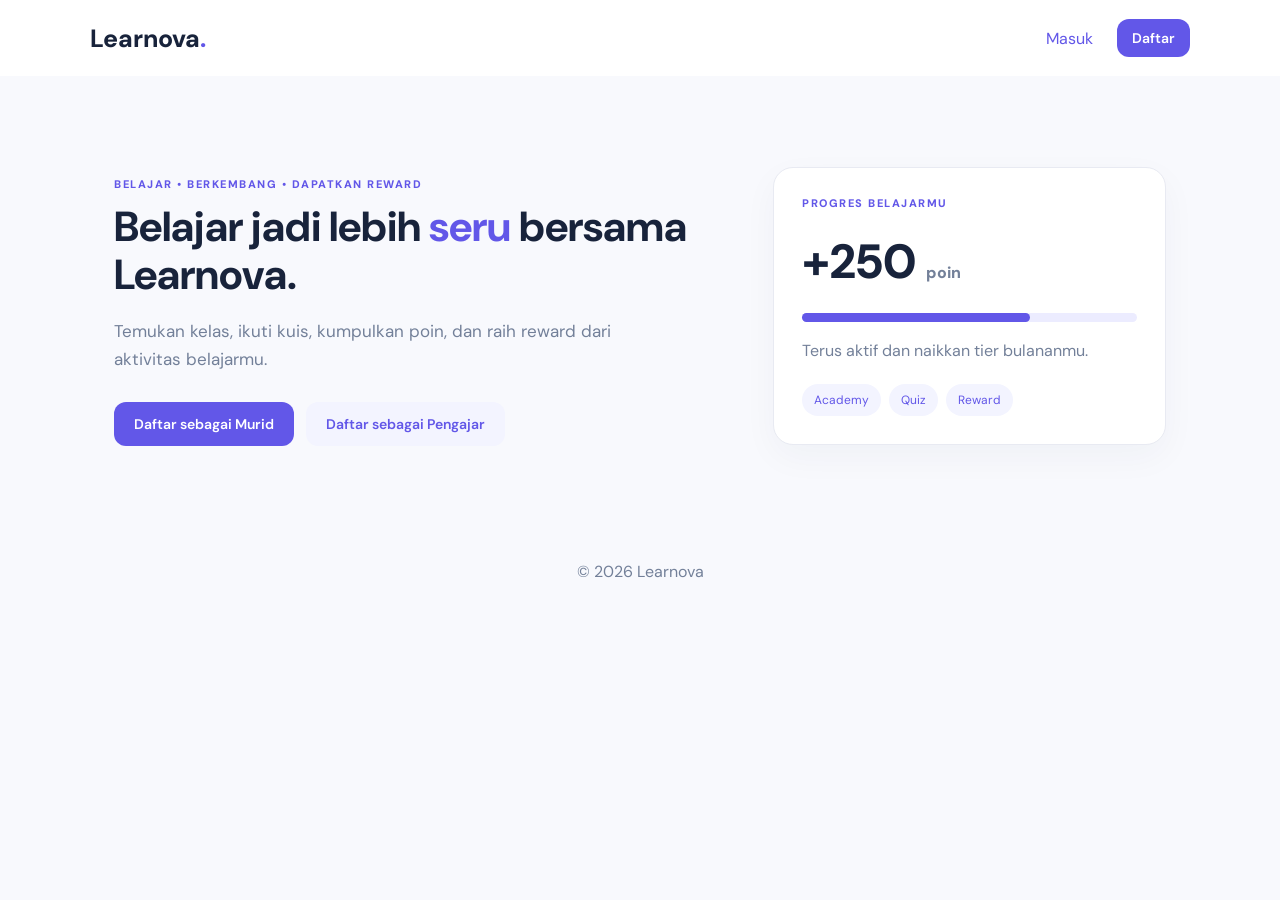
<file: Learnova/index.html>
﻿<!doctype html>
<html lang="id">
  <head>
    <meta charset="utf-8">
    <meta name="viewport" content="width=device-width,initial-scale=1">
    <title>Learnova</title>
    <link rel="stylesheet" href="assets/css/style.css">
  </head>
  <body class="landing">
    <header class="topbar">
      <a class="brand" href="index.html">Learnova<span>.</span></a>
      <nav>
        <a href="login.html">Masuk</a>
        <a class="btn small" href="register.html">Daftar</a>
      </nav>
    </header>
    <main class="hero">
      <div>
        <p class="eyebrow">BELAJAR • BERKEMBANG • DAPATKAN REWARD</p>
        <h1>Belajar jadi lebih <span>seru</span> bersama Learnova.</h1>
        <p class="lead">Temukan kelas, ikuti kuis, kumpulkan poin, dan raih reward dari aktivitas belajarmu.</p>
        <div class="actions">
          <a class="btn" href="register.html?role=murid">Daftar sebagai Murid</a>
          <a class="btn ghost" href="register.html?role=pengajar">Daftar sebagai Pengajar</a>
        </div>
      </div>
      <div class="hero-card">
        <div class="mini-label">PROGRES BELAJARMU</div>
        <div class="score">+250 <small>poin</small></div>
        <div class="progress"><i></i></div>
        <p class="muted">Terus aktif dan naikkan tier bulananmu.</p>
        <div class="pill-row">
          <span>Academy</span>
          <span>Quiz</span>
          <span>Reward</span>
        </div>
      </div>
    </main>
    <footer>© 2026 Learnova</footer>
  </body>
</html>
</file>
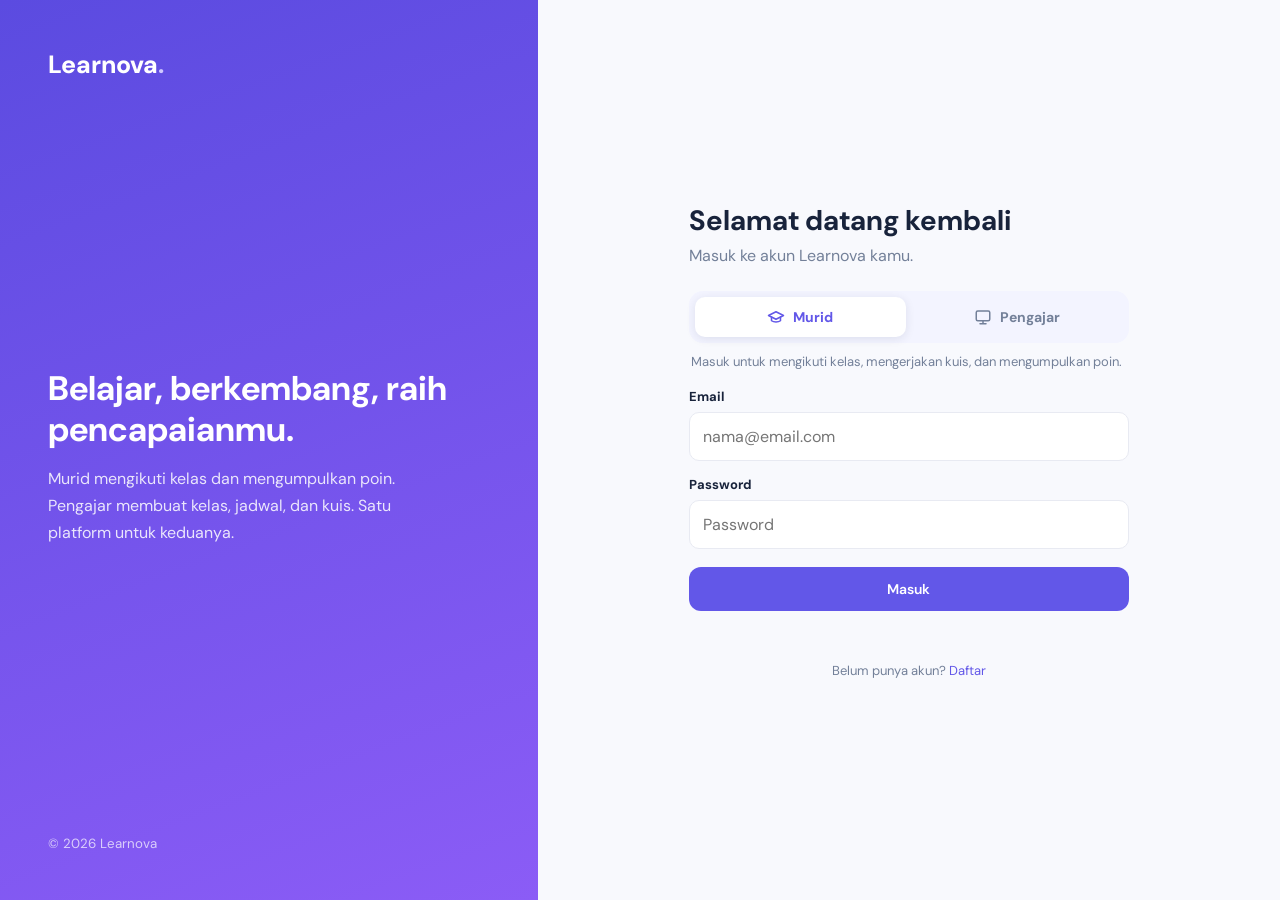
<file: Learnova/login.html>
﻿<!doctype html>
<html lang="id">
  <head>
    <meta charset="utf-8">
    <meta name="viewport" content="width=device-width,initial-scale=1">
    <title>Masuk • Learnova</title>
    <link rel="stylesheet" href="assets/css/style.css">
  </head>
  <body>
    <div class="auth">
      <aside class="auth-side">
        <a class="brand" href="index.html">Learnova<span>.</span></a>
        <div>
          <h2>Belajar, berkembang, raih pencapaianmu.</h2>
          <p>Murid mengikuti kelas dan mengumpulkan poin. Pengajar membuat kelas, jadwal, dan kuis. Satu platform untuk keduanya.</p>
        </div>
        <small>© 2026 Learnova</small>
      </aside>
      <main class="auth-main">
        <section class="panel">
          <a class="brand mobile-brand" href="index.html">Learnova<span>.</span></a>
          <h1>Selamat datang kembali</h1>
          <p class="muted" style="margin:0">Masuk ke akun Learnova kamu.</p>
          <div class="role-tabs" role="tablist" aria-label="Pilih peran">
            <button type="button" class="role-tab" data-role="peserta" role="tab">
              <svg class="i" viewBox="0 0 24 24">
                <path d="M22 10 12 5 2 10l10 5z"/>
                <path d="M6 12v5c3 2 9 2 12 0v-5"/>
              </svg>
              Murid
            </button>
            <button type="button" class="role-tab" data-role="penyelenggara" role="tab">
              <svg class="i" viewBox="0 0 24 24">
                <rect x="3" y="4" width="18" height="13" rx="2"/>
                <path d="M8 21h8M12 17v4"/>
              </svg>
              Pengajar
            </button>
          </div>
          <p class="role-hint" id="roleHint"></p>
          <form id="loginForm">
            <input type="hidden" name="role" value="peserta">
            <label for="email">Email</label>
            <input id="email" type="email" name="email" required placeholder="nama@email.com" autocomplete="email">
            <label for="password">Password</label>
            <input id="password" type="password" name="password" required placeholder="Password" autocomplete="current-password">
            <button class="btn full">Masuk</button>
            <p class="message" role="alert"></p>
          </form>
          <p class="muted center">Belum punya akun? <a id="switchLink" href="register.html">Daftar</a></p>
        </section>
      </main>
    </div>
    <script src="assets/js/app.js"></script>
  </body>
</html>
</file>
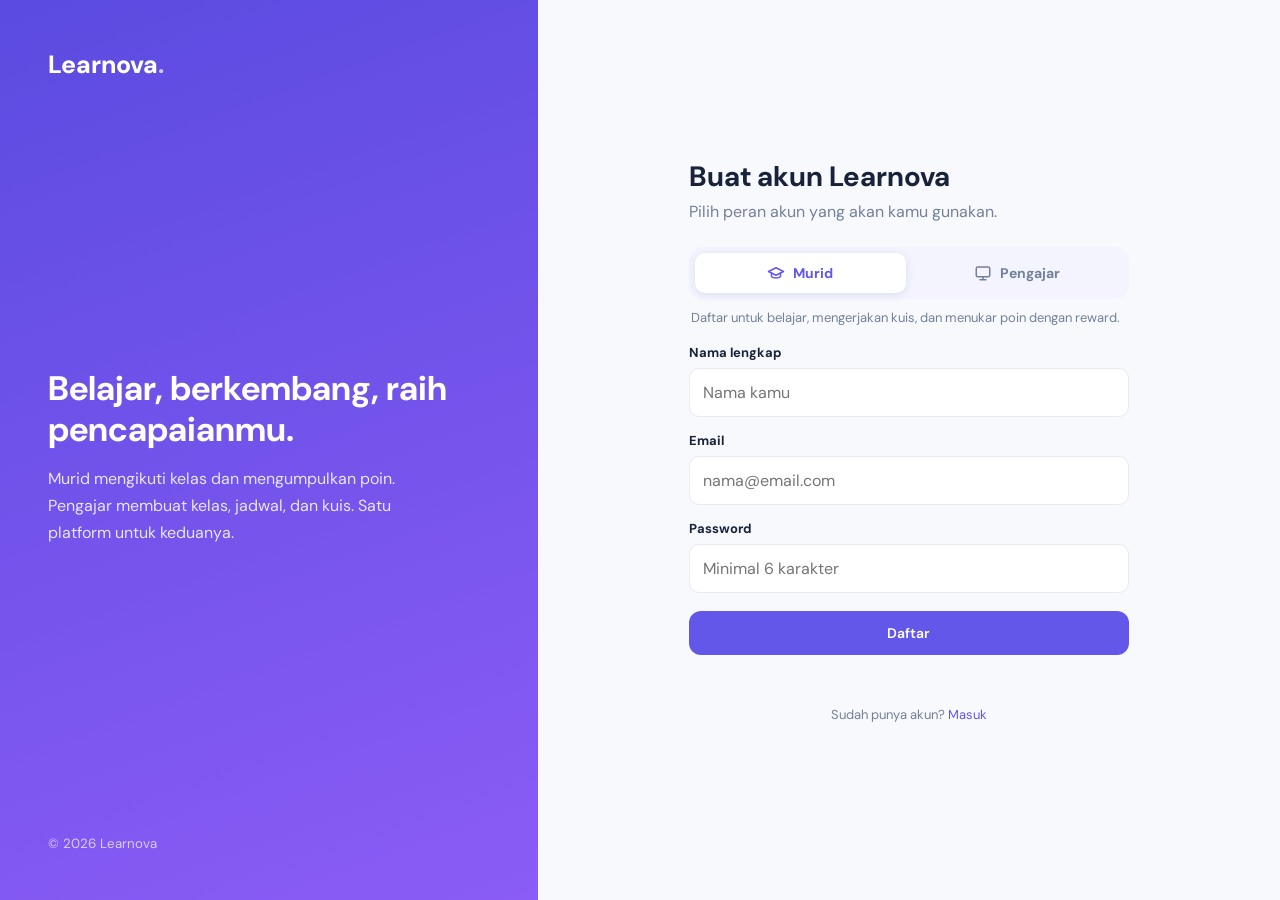
<file: Learnova/register.html>
﻿<!doctype html>
<html lang="id">
  <head>
    <meta charset="utf-8">
    <meta name="viewport" content="width=device-width,initial-scale=1">
    <title>Daftar • Learnova</title>
    <link rel="stylesheet" href="assets/css/style.css">
  </head>
  <body>
    <div class="auth">
      <aside class="auth-side">
        <a class="brand" href="index.html">Learnova<span>.</span></a>
        <div>
          <h2>Belajar, berkembang, raih pencapaianmu.</h2>
          <p>Murid mengikuti kelas dan mengumpulkan poin. Pengajar membuat kelas, jadwal, dan kuis. Satu platform untuk keduanya.</p>
        </div>
        <small>© 2026 Learnova</small>
      </aside>
      <main class="auth-main">
        <section class="panel">
          <a class="brand mobile-brand" href="index.html">Learnova<span>.</span></a>
          <h1>Buat akun Learnova</h1>
          <p class="muted" style="margin:0">Pilih peran akun yang akan kamu gunakan.</p>
          <div class="role-tabs" role="tablist" aria-label="Pilih peran">
            <button type="button" class="role-tab" data-role="peserta" role="tab">
              <svg class="i" viewBox="0 0 24 24">
                <path d="M22 10 12 5 2 10l10 5z"/>
                <path d="M6 12v5c3 2 9 2 12 0v-5"/>
              </svg>
              Murid
            </button>
            <button type="button" class="role-tab" data-role="penyelenggara" role="tab">
              <svg class="i" viewBox="0 0 24 24">
                <rect x="3" y="4" width="18" height="13" rx="2"/>
                <path d="M8 21h8M12 17v4"/>
              </svg>
              Pengajar
            </button>
          </div>
          <p class="role-hint" id="roleHint"></p>
          <form id="registerForm">
            <input type="hidden" name="role" value="peserta">
            <label for="name">Nama lengkap</label>
            <input id="name" name="name" required placeholder="Nama kamu" autocomplete="name">
            <label for="email">Email</label>
            <input id="email" type="email" name="email" required placeholder="nama@email.com" autocomplete="email">
            <label for="password">Password</label>
            <input id="password" type="password" name="password" minlength="6" required placeholder="Minimal 6 karakter" autocomplete="new-password">
            <button class="btn full">Daftar</button>
            <p class="message" role="alert"></p>
          </form>
          <p class="muted center">Sudah punya akun? <a id="switchLink" href="login.html">Masuk</a></p>
        </section>
      </main>
    </div>
    <script src="assets/js/app.js"></script>
  </body>
</html>
</file>
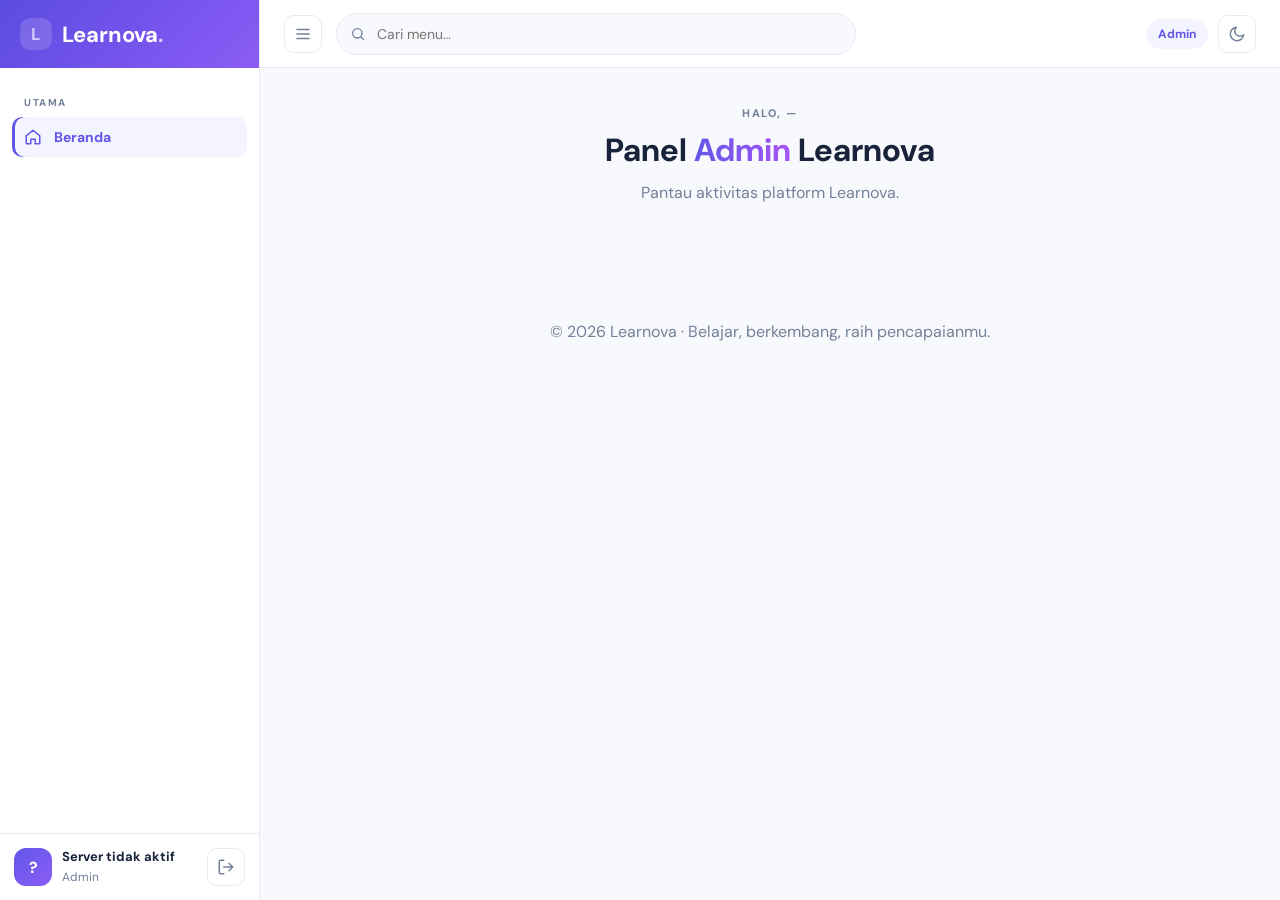
<file: Learnova/pages/admin/dashboard.html>
﻿<!doctype html>
<html lang="id">
  <head>
    <meta charset="utf-8">
    <meta name="viewport" content="width=device-width,initial-scale=1">
    <title>Dashboard Admin • Learnova</title>
    <link rel="stylesheet" href="../../assets/css/style.css">
    <script src="../../assets/js/layout.js" defer></script>
  </head>
  <body data-role="admin" data-page="dashboard" data-title="Dashboard Admin">
    <noscript>Aktifkan JavaScript untuk memakai Learnova.</noscript>
  </body>
</html>
</file>
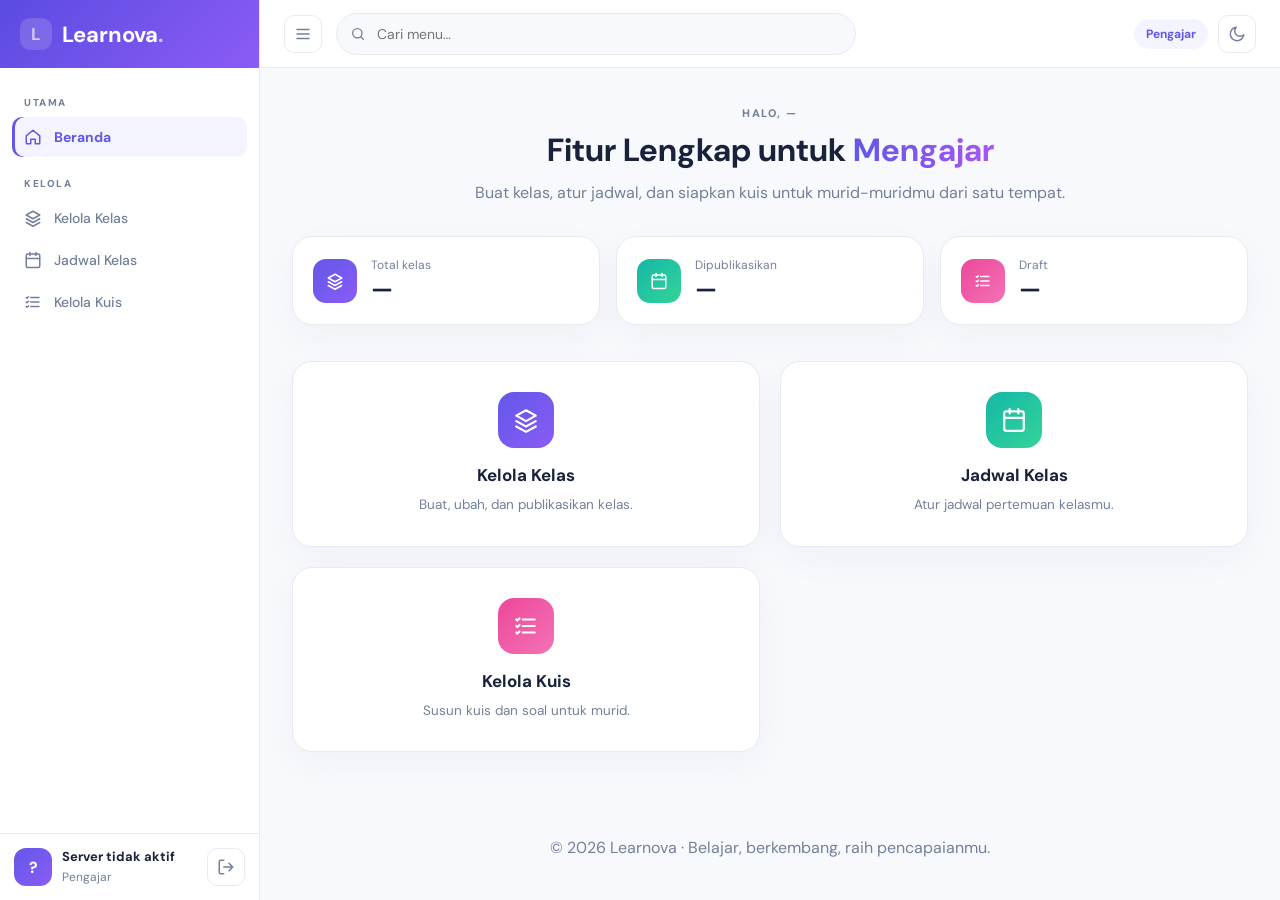
<file: Learnova/pages/penyelenggara/dashboard.html>
﻿<!doctype html>
<html lang="id">
  <head>
    <meta charset="utf-8">
    <meta name="viewport" content="width=device-width,initial-scale=1">
    <title>Beranda • Learnova</title>
    <link rel="stylesheet" href="../../assets/css/style.css">
    <script src="../../assets/js/layout.js" defer></script>
  </head>
  <body data-role="penyelenggara" data-page="dashboard" data-title="Beranda">
    <noscript>Aktifkan JavaScript untuk memakai Learnova.</noscript>
  </body>
</html>
</file>
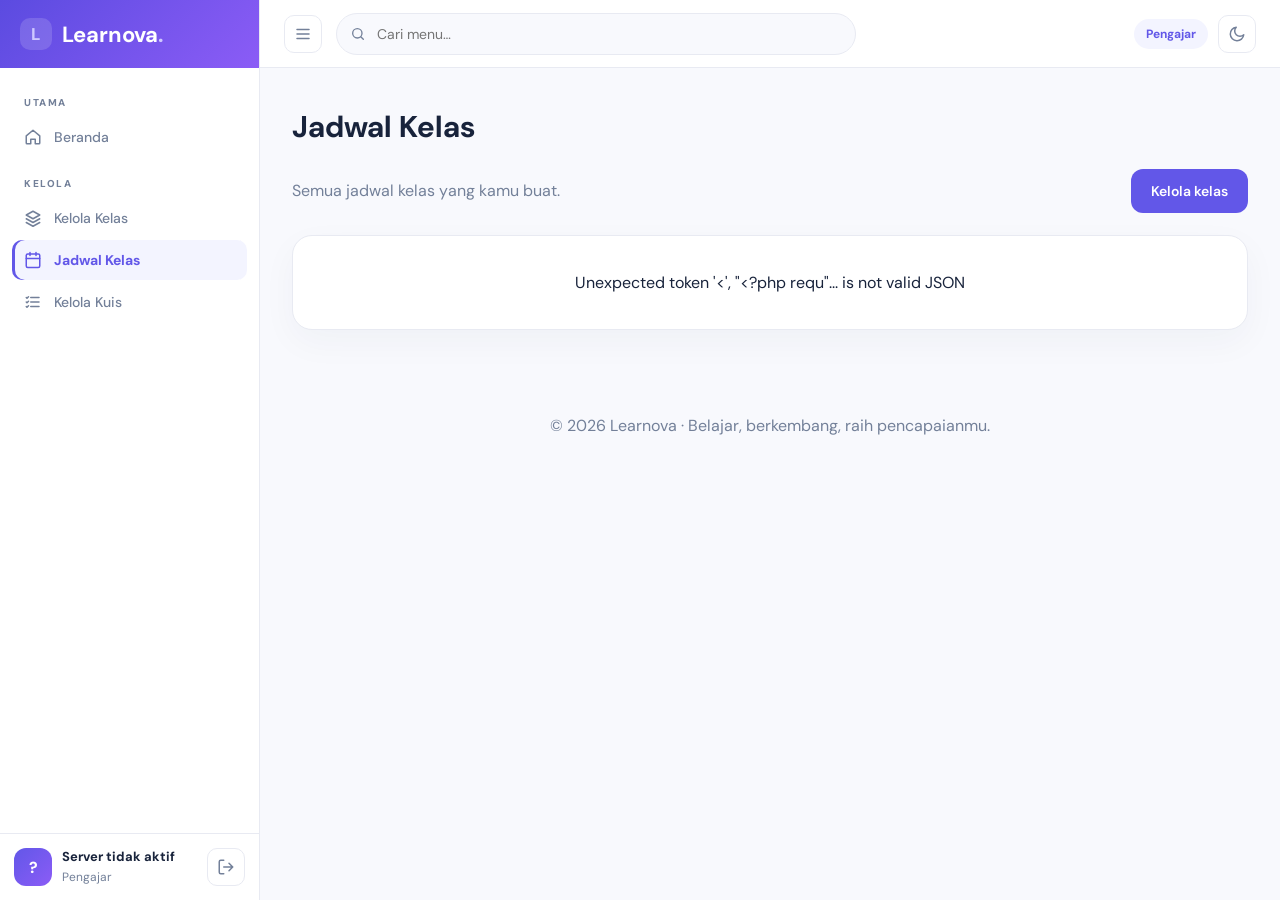
<file: Learnova/pages/penyelenggara/jadwal.html>
﻿<!doctype html>
<html lang="id">
  <head>
    <meta charset="utf-8">
    <meta name="viewport" content="width=device-width,initial-scale=1">
    <title>Jadwal Kelas • Learnova</title>
    <link rel="stylesheet" href="../../assets/css/style.css">
    <link rel="stylesheet" href="../../assets/css/platform.css">
    <script src="../../assets/js/layout.js" defer></script>
    <script src="../../assets/js/schedule.js" defer></script>
  </head>
  <body data-role="penyelenggara" data-page="jadwal" data-title="Jadwal Kelas">
    <div id="pageContent">
      <div class="platform-intro">
        <p>Semua jadwal kelas yang kamu buat.</p>
        <a class="btn" href="kelas.html">Kelola kelas</a>
      </div>
      <div id="scheduleList" class="platform-grid">
        <article class="card platform-empty">Memuat jadwal...</article>
      </div>
    </div>
  </body>
</html>
</file>
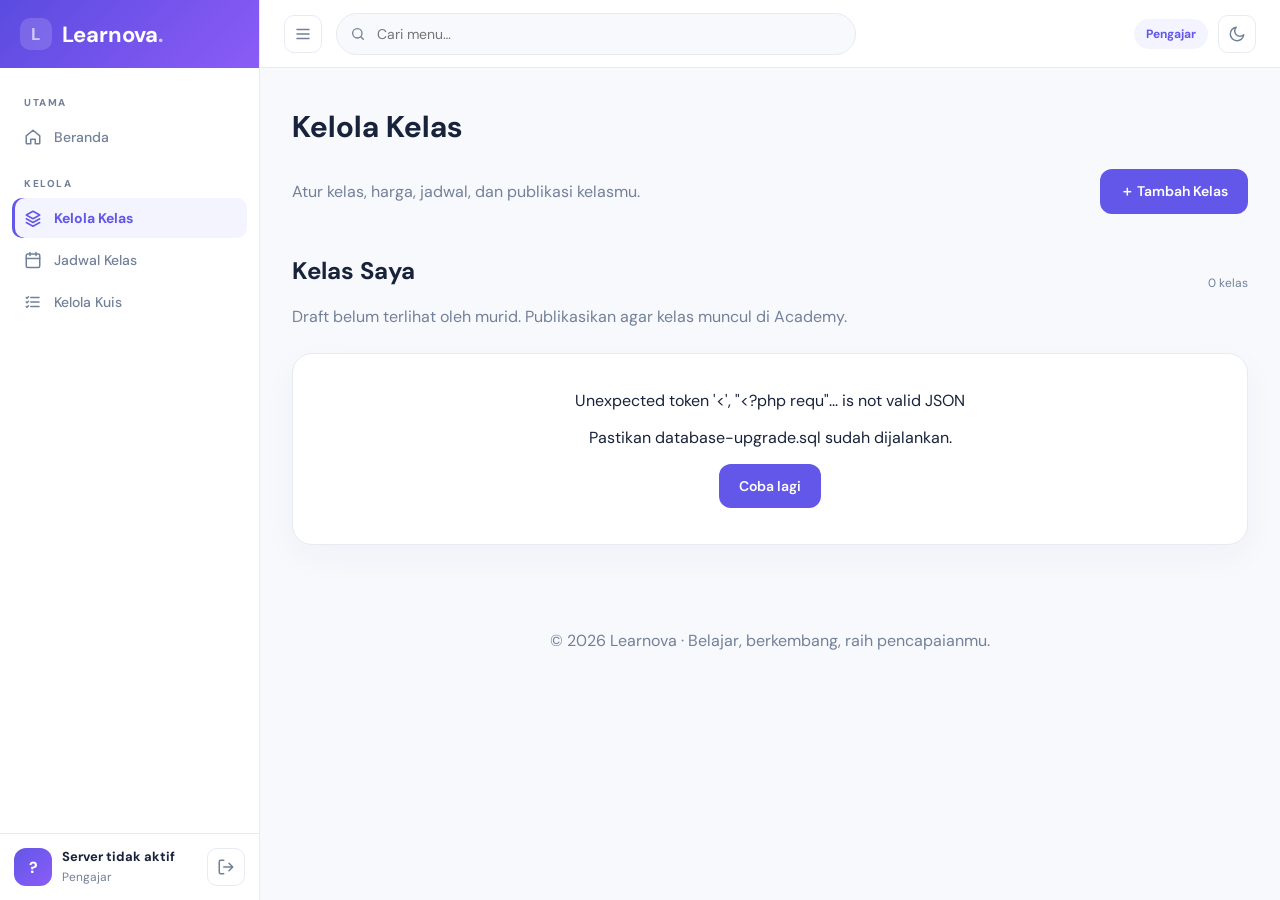
<file: Learnova/pages/penyelenggara/kelas.html>
﻿<!doctype html>
<html lang="id">
  <head>
    <meta charset="utf-8">
    <meta name="viewport" content="width=device-width,initial-scale=1">
    <title>Kelola Kelas • Learnova</title>
    <link rel="stylesheet" href="../../assets/css/style.css">
    <link rel="stylesheet" href="../../assets/css/platform.css">
    <script src="../../assets/js/layout.js" defer></script>
    <script src="../../assets/js/teacher-classes.js" defer></script>
  </head>
  <body data-role="penyelenggara" data-page="kelas" data-title="Kelola Kelas">
    <div id="pageContent">
      <div class="platform-intro">
        <div>
          <p>Atur kelas, harga, jadwal, dan publikasi kelasmu.</p>
        </div>
        <button class="btn" id="showForm">＋ Tambah Kelas</button>
      </div>
      <form class="card platform-form" id="classForm" hidden>
        <h2 id="formTitle">Buat kelas baru</h2>
        <div class="platform-form-row">
          <div class="field">
            <label>Nama kelas</label>
            <input name="title" required maxlength="150" placeholder="Contoh: Web Development Dasar">
          </div>
          <div class="field">
            <label>Jadwal kelas</label>
            <input name="schedule" type="datetime-local">
          </div>
        </div>
        <div class="field">
          <label>Deskripsi</label>
          <textarea name="description" rows="3" placeholder="Materi dan tujuan kelas..."></textarea>
        </div>
        <div class="platform-form-row">
          <div class="field">
            <label>Jenis kelas</label>
            <select name="access_type" id="accessType">
              <option value="free">Gratis</option>
              <option value="paid">Berbayar</option>
            </select>
          </div>
          <div class="field" id="priceField" hidden>
            <label>Harga (Rupiah)</label>
            <input name="price" type="number" min="1" step="1000" placeholder="150000">
          </div>
        </div>
        <div class="platform-actions">
          <button class="btn" type="submit" id="saveClass">Simpan Kelas</button>
          <button class="btn secondary" type="button" id="cancelForm">Batal</button>
        </div>
        <p class="platform-message" id="formMessage"></p>
      </form>
      <div class="platform-intro">
        <div>
          <h2>Kelas Saya</h2>
          <p>Draft belum terlihat oleh murid. Publikasikan agar kelas muncul di Academy.</p>
        </div>
        <span class="platform-count" id="classCount">0 kelas</span>
      </div>
      <div class="platform-grid" id="classList">
        <article class="card platform-empty">Memuat kelas...</article>
      </div>
    </div>
  </body>
</html>
</file>
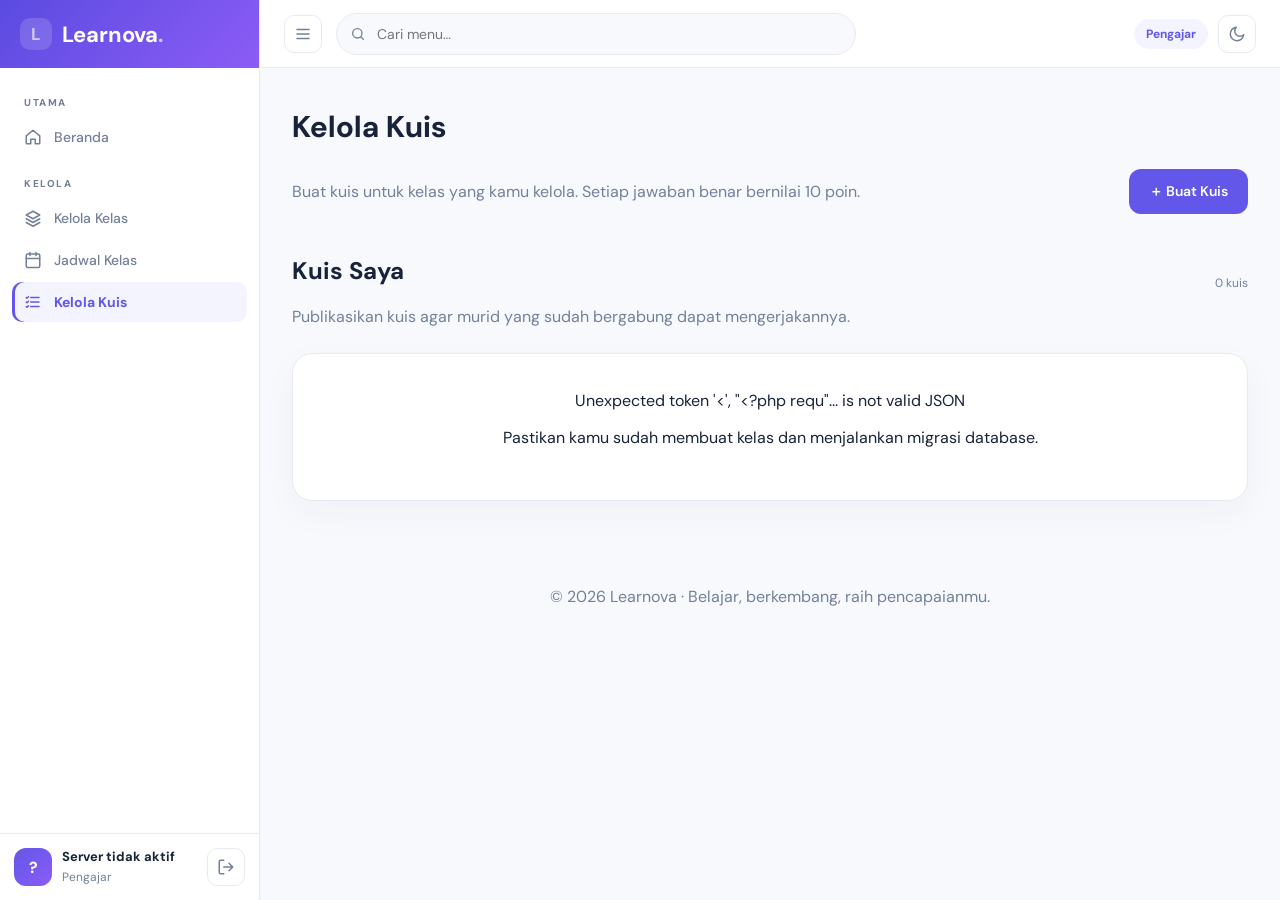
<file: Learnova/pages/penyelenggara/kuis.html>
<!doctype html><html lang="id"><head><meta charset="utf-8"><meta name="viewport" content="width=device-width,initial-scale=1"><title>Kelola Kuis • Learnova</title><link rel="stylesheet" href="../../assets/css/style.css"><link rel="stylesheet" href="../../assets/css/platform.css"><script src="../../assets/js/layout.js" defer></script><script src="../../assets/js/teacher-quizzes.js" defer></script></head><body data-role="penyelenggara" data-page="kuis" data-title="Kelola Kuis"><div id="pageContent">
<div class="platform-intro"><div><p>Buat kuis untuk kelas yang kamu kelola. Setiap jawaban benar bernilai 10 poin.</p></div><button class="btn" id="showQuizForm">＋ Buat Kuis</button></div>
<form class="card platform-form" id="quizForm" hidden><h2>Buat kuis baru</h2><div class="platform-form-row"><div class="field"><label>Kelas</label><select name="class_id" id="quizClass" required></select></div><div class="field"><label>Judul kuis</label><input name="title" required placeholder="Contoh: Kuis HTML Dasar"></div></div><div class="field"><label>Deskripsi</label><textarea name="description" rows="2"></textarea></div><div id="questionList"></div><div class="platform-actions"><button class="btn secondary" type="button" id="addQuestion">＋ Tambah soal</button><button class="btn" type="submit" id="saveQuiz">Simpan kuis</button><button class="btn secondary" type="button" id="cancelQuiz">Batal</button></div><p class="platform-message" id="quizMessage"></p></form>
<div class="platform-intro"><div><h2>Kuis Saya</h2><p>Publikasikan kuis agar murid yang sudah bergabung dapat mengerjakannya.</p></div><span class="platform-count" id="quizCount">0 kuis</span></div><div class="platform-grid" id="quizList"><article class="card platform-empty">Memuat kuis...</article></div>
</div></body></html>
</file>
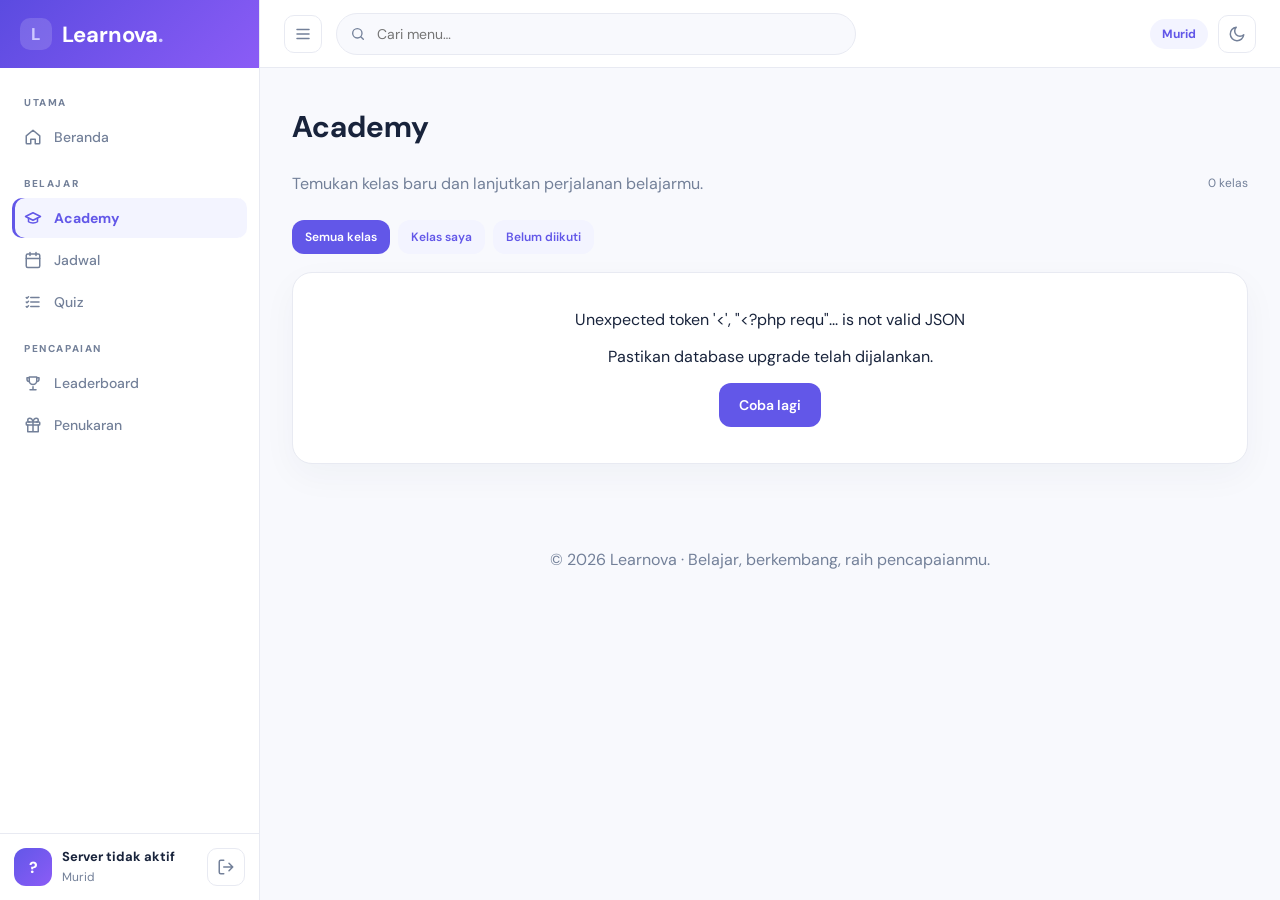
<file: Learnova/pages/peserta/academy.html>
<!doctype html><html lang="id"><head><meta charset="utf-8"><meta name="viewport" content="width=device-width,initial-scale=1"><title>Academy • Learnova</title><link rel="stylesheet" href="../../assets/css/style.css"><link rel="stylesheet" href="../../assets/css/platform.css"><script src="../../assets/js/layout.js" defer></script><script src="../../assets/js/academy-full.js" defer></script></head>
<body data-role="peserta" data-page="academy" data-title="Academy"><div id="pageContent">
<div class="platform-intro"><div><p>Temukan kelas baru dan lanjutkan perjalanan belajarmu.</p></div><span class="platform-count" id="academyCount">0 kelas</span></div>
<div class="platform-actions" style="margin-bottom:18px"><button class="btn" data-filter="all">Semua kelas</button><button class="btn secondary" data-filter="joined">Kelas saya</button><button class="btn secondary" data-filter="available">Belum diikuti</button></div>
<div class="platform-grid" id="academyList"><article class="card platform-empty">Memuat kelas...</article></div>
<div class="card platform-form" id="paymentBox" hidden><h2>Pembayaran kelas</h2><p id="paymentText"></p><p class="platform-message">Mode demo: tombol berikut hanya mensimulasikan pembayaran berhasil. Belum ada uang sungguhan yang diproses.</p><button class="btn" id="demoPay">Konfirmasi pembayaran demo</button><button class="btn secondary" id="cancelPay">Tutup</button></div>
</div></body></html>
</file>
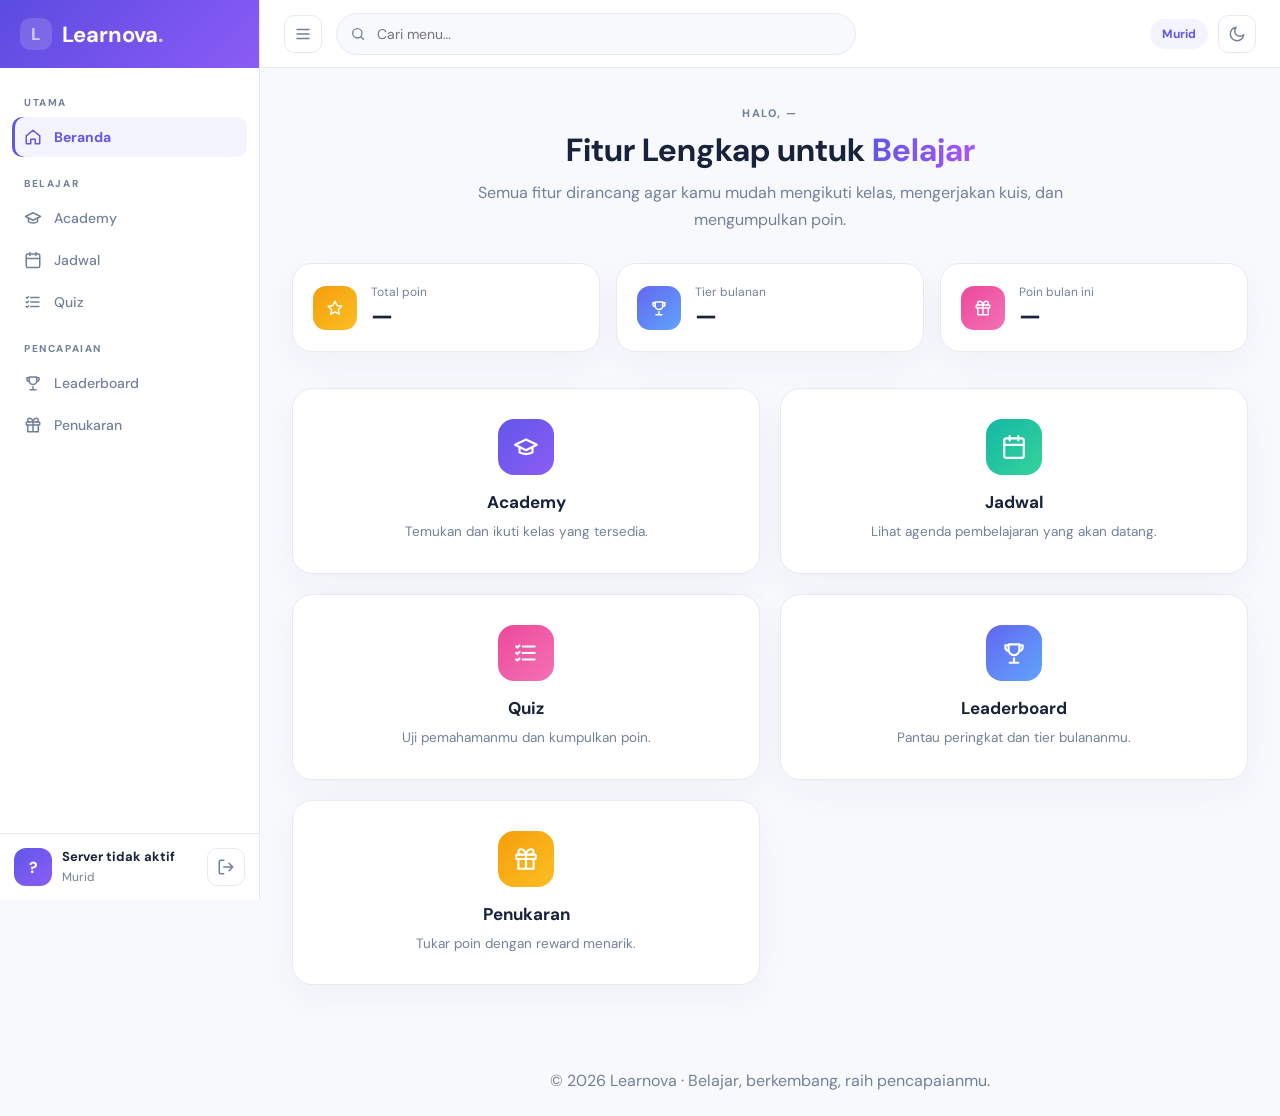
<file: Learnova/pages/peserta/dashboard.html>
<!doctype html><html lang="id"><head><meta charset="utf-8"><meta name="viewport" content="width=device-width,initial-scale=1"><title>Beranda • Learnova</title><link rel="stylesheet" href="../../assets/css/style.css"><script src="../../assets/js/layout.js" defer></script></head><body data-role="peserta" data-page="dashboard" data-title="Beranda"><noscript>Aktifkan JavaScript untuk memakai Learnova.</noscript></body></html>
</file>
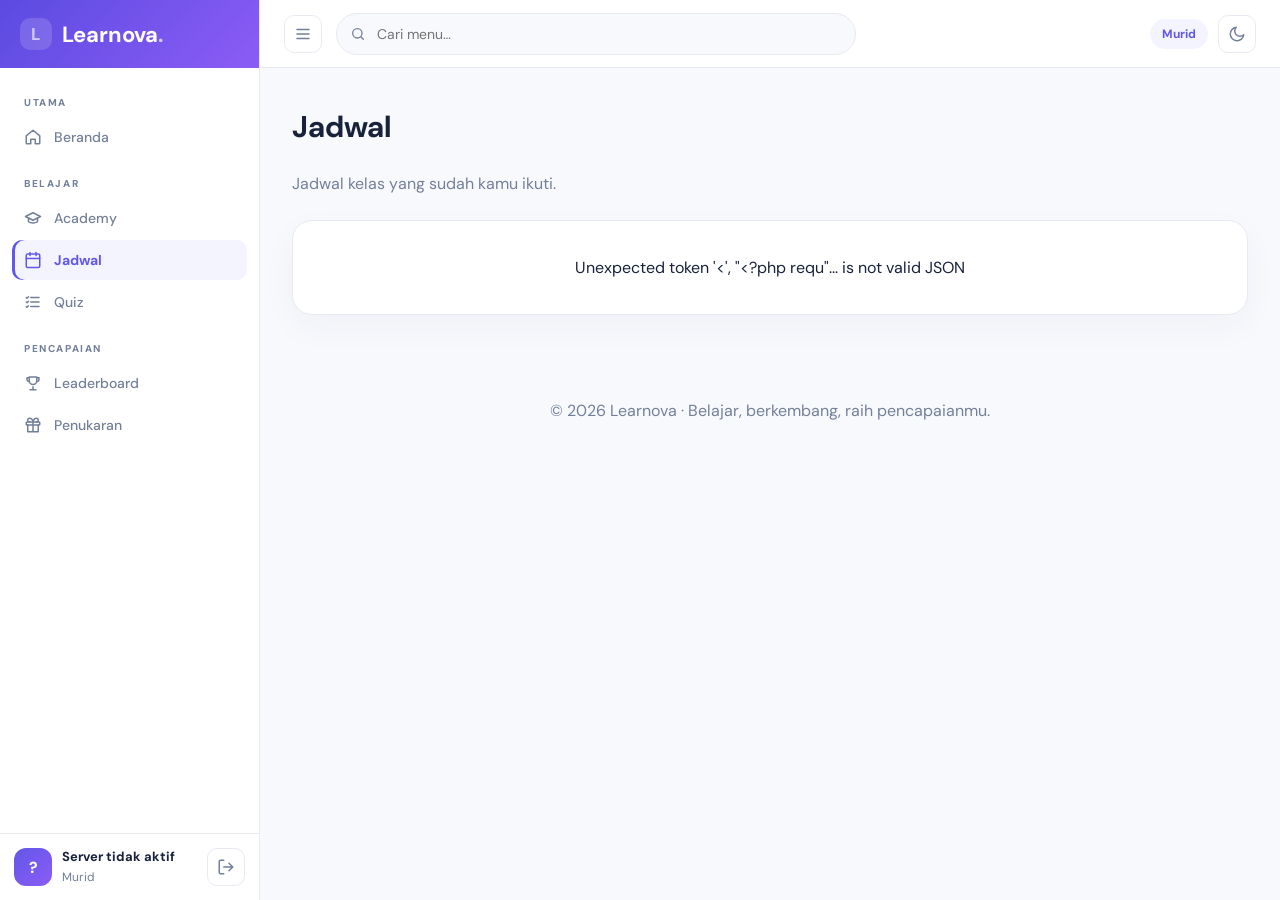
<file: Learnova/pages/peserta/jadwal.html>
<!doctype html><html lang="id"><head><meta charset="utf-8"><meta name="viewport" content="width=device-width,initial-scale=1"><title>Jadwal • Learnova</title><link rel="stylesheet" href="../../assets/css/style.css"><link rel="stylesheet" href="../../assets/css/platform.css"><script src="../../assets/js/layout.js" defer></script><script src="../../assets/js/schedule.js" defer></script></head><body data-role="peserta" data-page="jadwal" data-title="Jadwal"><div id="pageContent"><div class="platform-intro"><p>Jadwal kelas yang sudah kamu ikuti.</p></div><div id="scheduleList" class="platform-grid"><article class="card platform-empty">Memuat jadwal...</article></div></div></body></html>
</file>
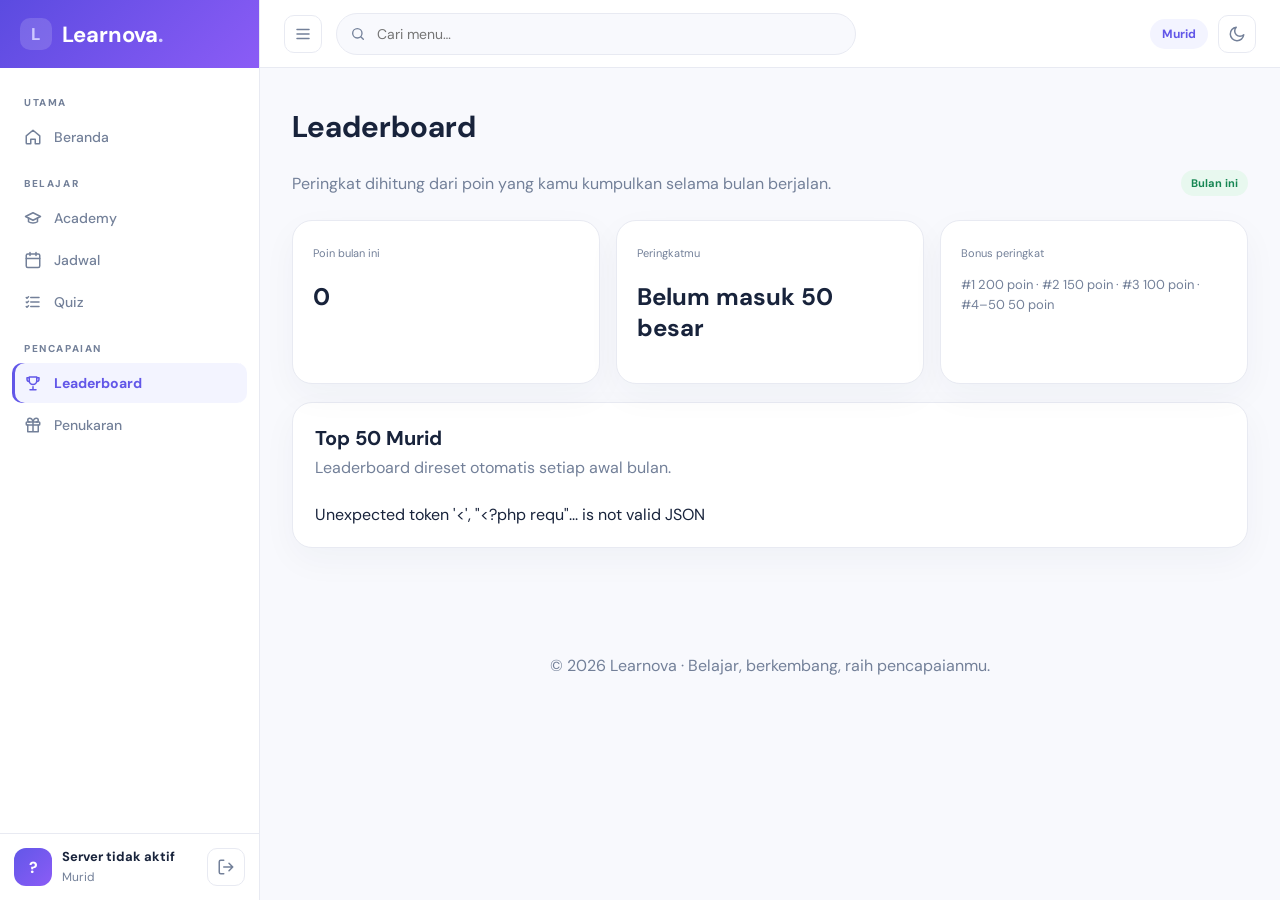
<file: Learnova/pages/peserta/leaderboard.html>
<!doctype html><html lang="id"><head><meta charset="utf-8"><meta name="viewport" content="width=device-width,initial-scale=1"><title>Leaderboard • Learnova</title><link rel="stylesheet" href="../../assets/css/style.css"><link rel="stylesheet" href="../../assets/css/platform.css"><script src="../../assets/js/layout.js" defer></script><script src="../../assets/js/leaderboard.js" defer></script></head><body data-role="peserta" data-page="leaderboard" data-title="Leaderboard"><div id="pageContent">
<div class="platform-intro"><div><p>Peringkat dihitung dari poin yang kamu kumpulkan selama bulan berjalan.</p></div><span class="pill green" id="monthLabel">Bulan ini</span></div>
<div class="platform-grid" style="margin-bottom:18px"><article class="card platform-card"><small class="rank-sub">Poin bulan ini</small><h2 id="myPoints">0</h2></article><article class="card platform-card"><small class="rank-sub">Peringkatmu</small><h2 id="myRank">Belum masuk 50 besar</h2></article><article class="card platform-card"><small class="rank-sub">Bonus peringkat</small><p>#1 200 poin · #2 150 poin · #3 100 poin · #4–50 50 poin</p></article></div>
<div class="card platform-form"><div class="platform-intro"><div><h2>Top 50 Murid</h2><p>Leaderboard direset otomatis setiap awal bulan.</p></div></div><div id="leaderboardList">Memuat peringkat...</div></div>
</div></body></html>
</file>
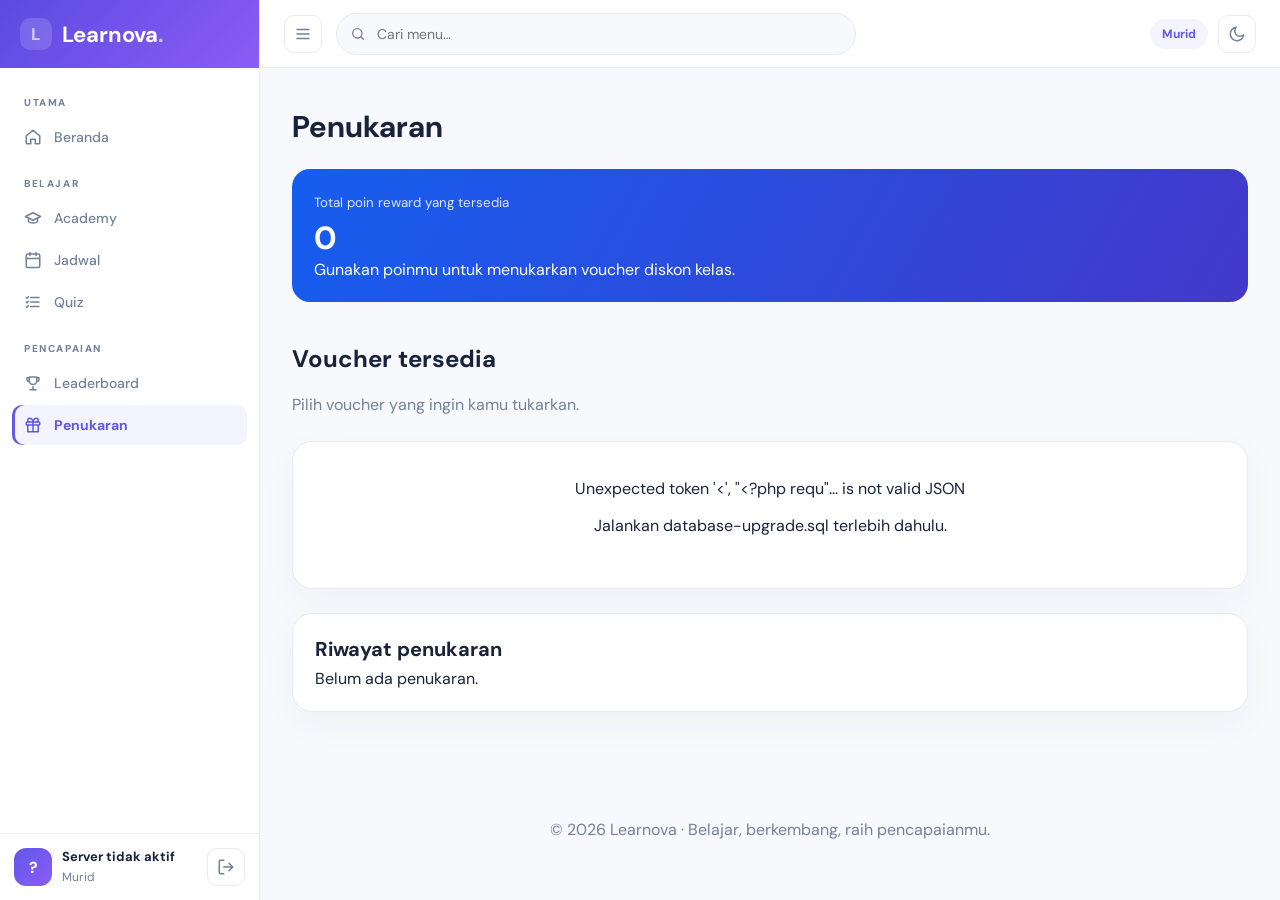
<file: Learnova/pages/peserta/penukaran.html>
<!doctype html><html lang="id"><head><meta charset="utf-8"><meta name="viewport" content="width=device-width,initial-scale=1"><title>Penukaran • Learnova</title><link rel="stylesheet" href="../../assets/css/style.css"><link rel="stylesheet" href="../../assets/css/platform.css"><script src="../../assets/js/layout.js" defer></script><script src="../../assets/js/rewards.js" defer></script></head><body data-role="peserta" data-page="penukaran" data-title="Penukaran"><div id="pageContent">
<div class="balance-card"><small>Total poin reward yang tersedia</small><strong id="rewardBalance">0</strong><span>Gunakan poinmu untuk menukarkan voucher diskon kelas.</span></div>
<div class="platform-intro"><div><h2>Voucher tersedia</h2><p>Pilih voucher yang ingin kamu tukarkan.</p></div></div><div class="platform-grid" id="rewardList"><article class="card platform-empty">Memuat voucher...</article></div>
<div class="card platform-form" style="margin-top:24px"><h2>Riwayat penukaran</h2><div id="rewardHistory">Belum ada penukaran.</div></div>
</div></body></html>
</file>
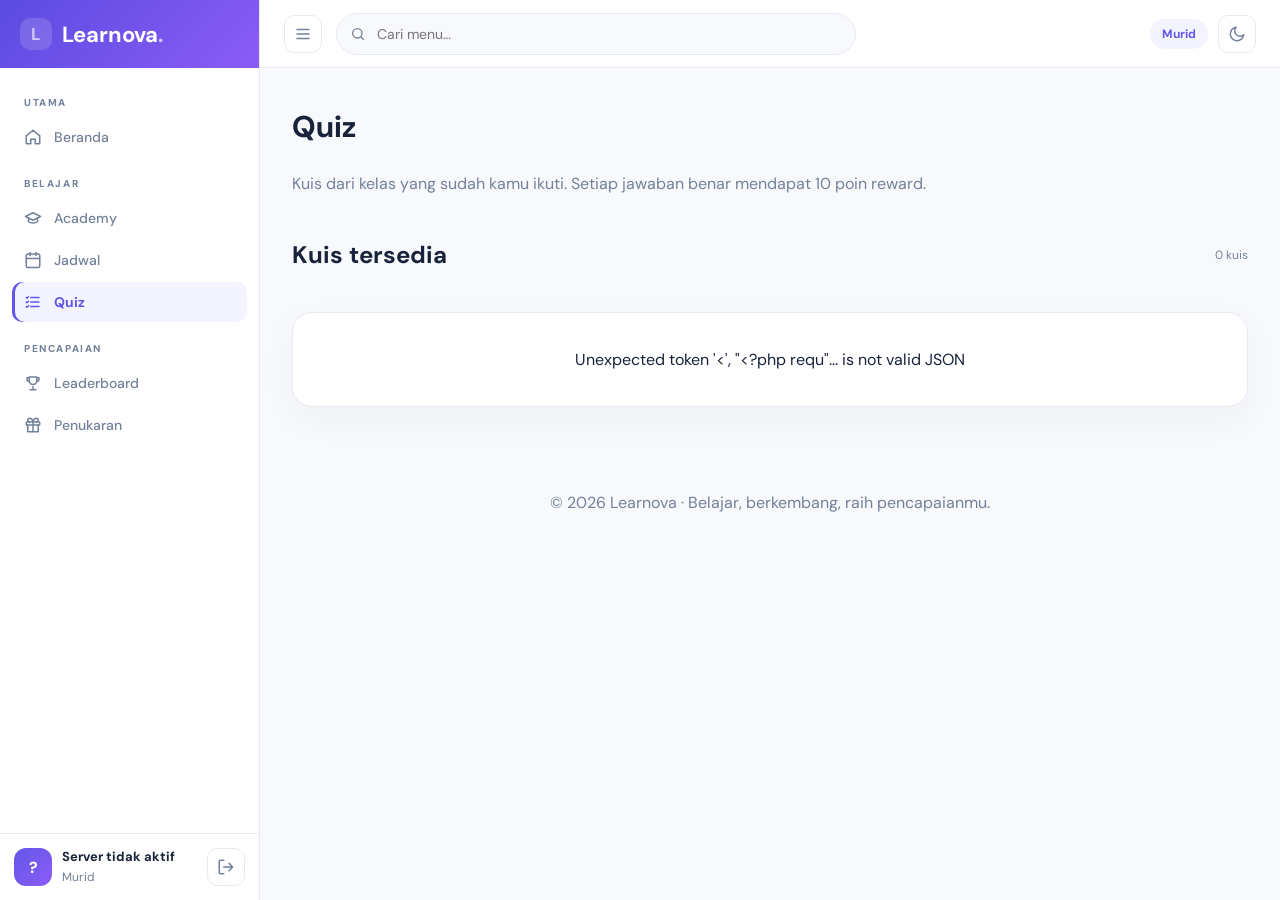
<file: Learnova/pages/peserta/quiz.html>
<!doctype html><html lang="id"><head><meta charset="utf-8"><meta name="viewport" content="width=device-width,initial-scale=1"><title>Quiz • Learnova</title><link rel="stylesheet" href="../../assets/css/style.css"><link rel="stylesheet" href="../../assets/css/platform.css"><link rel="stylesheet" href="../../assets/css/student-quiz-timed.css"><script src="../../assets/js/layout.js" defer></script><script src="../../assets/js/student-quizzes.js" defer></script></head><body data-role="peserta" data-page="quiz" data-title="Quiz"><div id="pageContent">
<div class="platform-intro"><p>Kuis dari kelas yang sudah kamu ikuti. Setiap jawaban benar mendapat 10 poin reward.</p></div>
<div id="quizPanel" class="card timed-quiz-panel" hidden>
  <div class="timed-quiz-top"><div><span class="quiz-kicker">SEDANG MENGERJAKAN</span><h2 id="quizTitle">Kuis</h2><p id="quizDescription"></p></div><button class="btn secondary" id="closeQuiz" type="button">Keluar</button></div>
  <div id="questionArea"></div><div id="quizResult"></div>
</div>
<div class="platform-intro"><div><h2>Kuis tersedia</h2></div><span class="platform-count" id="quizCount">0 kuis</span></div><div class="platform-grid" id="studentQuizList"><article class="card platform-empty">Memuat kuis...</article></div>
</div></body></html>
</file>
<file: Learnova/assets/css/style.css>
@import url('https://fonts.googleapis.com/css2?family=DM+Sans:wght@400;500;600;700;800&display=swap');

:root {
    --ink: #18233b;
    --muted: #738099;
    --primary: #6257e8;
    --primary-2: #8b5cf6;
    --soft: #f3f4ff;
    --line: #e8eaf2;
    --bg: #f8f9fd;
    --surface: #ffffff;
    --danger: #d14b4b;
    --ok: #1a9a6b;
    --shadow: 0 12px 35px #1d27500a;
    --side-w: 260px;
}

:root[data-theme="dark"] {
    --ink: #e9ecf6;
    --muted: #98a3bd;
    --primary: #8b83ff;
    --primary-2: #a78bfa;
    --soft: #262b4a;
    --line: #2a3050;
    --bg: #0f1224;
    --surface: #171b33;
    --shadow: 0 12px 35px #00000040;
}

* {
    box-sizing: border-box;
}

html {
    scroll-behavior: smooth;
}

body {
    margin: 0;
    font-family: 'DM Sans', Arial, sans-serif;
    color: var(--ink);
    background: var(--bg);
}

a {
    color: var(--primary);
    text-decoration: none;
}

button {
    font-family: inherit;
}

svg.i {
    width: 18px;
    height: 18px;
    fill: none;
    stroke: currentColor;
    stroke-width: 2;
    stroke-linecap: round;
    stroke-linejoin: round;
    flex: none;
}

/* ---------- shared bits ---------- */
.brand {
    font-size: 25px;
    font-weight: 800;
    color: var(--ink);
}

.brand span,
.hero h1 span {
    color: var(--primary);
}

.btn {
    display: inline-block;
    background: var(--primary);
    color: #fff;
    border: 0;
    border-radius: 12px;
    padding: 13px 20px;
    font: 600 14px 'DM Sans', Arial, sans-serif;
    cursor: pointer;
    text-align: center;
}

.btn.small {
    padding: 10px 15px;
}

.btn.ghost {
    background: var(--soft);
    color: var(--primary);
}

.btn.full {
    width: 100%;
    margin-top: 18px;
}

.btn:disabled {
    opacity: 0.6;
    cursor: wait;
}

.eyebrow,
.side-caption,
.mini-label {
    font-size: 11px;
    font-weight: 800;
    letter-spacing: 1.5px;
    color: var(--primary);
}

h1 {
    font-size: 42px;
    line-height: 1.15;
    margin: 12px 0;
}

.muted {
    color: var(--muted);
    line-height: 1.6;
}

.card {
    background: var(--surface);
    border: 1px solid var(--line);
    border-radius: 20px;
    padding: 28px;
    box-shadow: var(--shadow);
}

footer {
    text-align: center;
    color: var(--muted);
    padding: 25px;
}

/* ---------- landing ---------- */
.topbar {
    height: 76px;
    padding: 0 7%;
    display: flex;
    align-items: center;
    justify-content: space-between;
    background: var(--surface);
}

nav {
    display: flex;
    align-items: center;
    gap: 24px;
}

.hero {
    max-width: 1100px;
    margin: 90px auto;
    display: grid;
    grid-template-columns: 1.2fr 0.8fr;
    gap: 70px;
    align-items: center;
    padding: 0 24px;
}

.lead {
    font-size: 17px;
    line-height: 1.7;
    color: var(--muted);
    max-width: 550px;
}

.actions {
    display: flex;
    gap: 12px;
    margin-top: 28px;
    flex-wrap: wrap;
}

.hero-card {
    background: var(--surface);
    border: 1px solid var(--line);
    border-radius: 20px;
    padding: 28px;
    box-shadow: var(--shadow);
}

.score {
    font-size: 48px;
    font-weight: 800;
    margin: 20px 0;
}

.score small {
    font-size: 16px;
    color: var(--muted);
}

.progress {
    height: 9px;
    border-radius: 9px;
    background: #ececff;
}

.progress i {
    display: block;
    width: 68%;
    height: 100%;
    background: var(--primary);
    border-radius: 9px;
}

.pill-row {
    display: flex;
    gap: 8px;
    margin-top: 20px;
}

.pill-row span {
    background: var(--soft);
    color: var(--primary);
    padding: 8px 12px;
    border-radius: 20px;
    font-size: 12px;
}

/* ---------- auth (login / register) ---------- */
.auth {
    min-height: 100vh;
    display: grid;
    grid-template-columns: minmax(300px, 42%) 1fr;
}

.auth-side {
    background: linear-gradient(160deg, #5b4be0, #8b5cf6);
    color: #fff;
    padding: 48px;
    display: flex;
    flex-direction: column;
    justify-content: space-between;
}

.auth-side .brand {
    color: #fff;
}

.auth-side .brand span {
    color: #cfc8ff;
}

.auth-side h2 {
    font-size: 34px;
    line-height: 1.2;
    margin: 0 0 14px;
}

.auth-side p {
    opacity: 0.85;
    line-height: 1.7;
    max-width: 380px;
    margin: 0;
}

.auth-side small {
    opacity: 0.7;
}

.auth-main {
    display: flex;
    align-items: center;
    justify-content: center;
    padding: 32px 20px;
}

.panel {
    width: 100%;
    max-width: 440px;
}

.panel h1 {
    font-size: 28px;
    margin: 0 0 6px;
}

.mobile-brand {
    display: none;
    text-align: center;
    margin-bottom: 22px;
}

.role-tabs {
    display: grid;
    grid-template-columns: 1fr 1fr;
    gap: 6px;
    background: var(--soft);
    padding: 6px;
    border-radius: 14px;
    margin: 22px 0 4px;
}

.role-tab {
    display: flex;
    align-items: center;
    justify-content: center;
    gap: 8px;
    border: 0;
    background: transparent;
    color: var(--muted);
    padding: 11px 8px;
    border-radius: 10px;
    font-weight: 700;
    font-size: 14px;
    cursor: pointer;
    transition: 0.15s;
}

.role-tab.active {
    background: var(--surface);
    color: var(--primary);
    box-shadow: 0 2px 10px #1d27501a;
}

.role-hint {
    font-size: 13px;
    color: var(--muted);
    margin: 10px 2px 0;
    min-height: 20px;
}

.panel form {
    margin-top: 10px;
}

label {
    display: block;
    font-size: 13px;
    font-weight: 700;
    margin: 15px 0 7px;
}

input,
select {
    width: 100%;
    padding: 13px;
    border: 1px solid var(--line);
    border-radius: 10px;
    font: inherit;
    background: var(--surface);
    color: var(--ink);
}

input:focus,
select:focus {
    outline: 2px solid var(--primary);
    outline-offset: -1px;
    border-color: transparent;
}

.center {
    text-align: center;
    font-size: 13px;
    margin-top: 20px;
}

.message {
    font-size: 13px;
    color: var(--danger);
    min-height: 18px;
    margin: 12px 0 0;
}

.message.ok {
    color: var(--ok);
}

/* ---------- app shell (dashboard) ---------- */
.app {
    min-height: 100vh;
}

.sidebar {
    position: fixed;
    inset: 0 auto 0 0;
    width: var(--side-w);
    background: var(--surface);
    border-right: 1px solid var(--line);
    display: flex;
    flex-direction: column;
    z-index: 60;
    transition: transform 0.25s ease;
}

.side-head {
    background: linear-gradient(135deg, #5b4be0, #8b5cf6);
    padding: 0 20px;
    height: 68px;
    display: flex;
    align-items: center;
    justify-content: space-between;
    flex: none;
    border-radius: 0 0 0 0;
}

.side-head .brand {
    color: #fff;
    font-size: 22px;
    display: flex;
    align-items: center;
    gap: 10px;
}

.side-head .brand span {
    color: #cfc8ff;
}

.logo-mark {
    width: 32px;
    height: 32px;
    border-radius: 10px;
    background: #ffffff26;
    display: grid;
    place-items: center;
    font-size: 17px;
    font-weight: 800;
}

.side-close {
    display: none;
    background: #ffffff26;
    border: 0;
    color: #fff;
    width: 34px;
    height: 34px;
    border-radius: 10px;
    cursor: pointer;
    place-items: center;
}

.side-scroll {
    display: block;
    gap: 0;
    flex: 1;
    overflow-y: auto;
    padding: 8px 12px 16px;
}

.side-caption {
    display: block;
    margin: 20px 12px 8px;
    font-size: 10px;
    letter-spacing: 1.6px;
    color: var(--muted);
}

.nav-item {
    display: flex;
    align-items: center;
    gap: 12px;
    padding: 11px 12px;
    border-radius: 10px;
    color: var(--muted);
    font-size: 14px;
    font-weight: 500;
    margin-bottom: 2px;
}

.nav-item:hover {
    background: var(--soft);
    color: var(--primary);
}

.nav-item.active {
    background: var(--soft);
    color: var(--primary);
    font-weight: 700;
    box-shadow: inset 3px 0 0 var(--primary);
}

.nav-item.hide {
    display: none;
}

.side-foot {
    border-top: 1px solid var(--line);
    padding: 14px;
    display: flex;
    align-items: center;
    gap: 10px;
    flex: none;
}

.avatar {
    width: 38px;
    height: 38px;
    border-radius: 12px;
    background: linear-gradient(135deg, #6257e8, #8b5cf6);
    color: #fff;
    display: grid;
    place-items: center;
    font-weight: 800;
    flex: none;
}

.who {
    min-width: 0;
    flex: 1;
}

.who b {
    display: block;
    font-size: 13px;
    white-space: nowrap;
    overflow: hidden;
    text-overflow: ellipsis;
}

.who small {
    color: var(--muted);
    font-size: 12px;
}

.icon-btn {
    width: 38px;
    height: 38px;
    border-radius: 10px;
    border: 1px solid var(--line);
    background: var(--surface);
    color: var(--muted);
    display: grid;
    place-items: center;
    cursor: pointer;
    flex: none;
}

.icon-btn:hover {
    color: var(--primary);
    background: var(--soft);
}

.scrim {
    position: fixed;
    inset: 0;
    background: #0b0f2166;
    backdrop-filter: blur(2px);
    opacity: 0;
    pointer-events: none;
    transition: opacity 0.25s;
    z-index: 55;
}

.main {
    margin-left: var(--side-w);
    min-height: 100vh;
    transition: margin 0.25s ease;
}

.top {
    position: sticky;
    top: 0;
    z-index: 40;
    height: 68px;
    background: color-mix(in srgb, var(--surface) 92%, transparent);
    backdrop-filter: blur(8px);
    border-bottom: 1px solid var(--line);
    display: flex;
    align-items: center;
    gap: 14px;
    padding: 0 24px;
}

.search {
    flex: 1;
    max-width: 520px;
    position: relative;
}

.search svg {
    position: absolute;
    left: 14px;
    top: 50%;
    transform: translateY(-50%);
    color: var(--muted);
    width: 16px;
    height: 16px;
}

.search input {
    padding: 11px 14px 11px 40px;
    border-radius: 999px;
    background: var(--bg);
    font-size: 14px;
}

.top-right {
    margin-left: auto;
    display: flex;
    align-items: center;
    gap: 10px;
}

.role-badge {
    font-size: 12px;
    font-weight: 700;
    color: var(--primary);
    background: var(--soft);
    padding: 7px 12px;
    border-radius: 999px;
}

.content {
    padding: 36px 32px 60px;
    max-width: 1100px;
    margin: 0 auto;
}

.page-title {
    font-size: 30px;
    margin: 6px 0 24px;
}

.section-head {
    text-align: center;
    margin: 0 auto 30px;
    max-width: 620px;
}

.section-head h2 {
    font-size: 32px;
    line-height: 1.2;
    margin: 8px 0 10px;
}

.section-head h2 span {
    background: linear-gradient(90deg, #6257e8, #a855f7);
    -webkit-background-clip: text;
    background-clip: text;
    color: transparent;
}

.section-head p {
    margin: 0;
    color: var(--muted);
    line-height: 1.7;
}

.stats {
    display: grid;
    grid-template-columns: repeat(auto-fit, minmax(200px, 1fr));
    gap: 16px;
    margin-bottom: 36px;
}

.stat {
    display: flex;
    align-items: center;
    gap: 14px;
    padding: 20px;
}

.stat .ico {
    width: 44px;
    height: 44px;
    border-radius: 13px;
    display: grid;
    place-items: center;
    color: #fff;
    flex: none;
}

.stat small {
    color: var(--muted);
    font-size: 12px;
    display: block;
}

.stat b {
    font-size: 24px;
}

.features {
    display: grid;
    grid-template-columns: repeat(2, 1fr);
    gap: 20px;
}

.feature-card {
    display: flex;
    flex-direction: column;
    align-items: center;
    text-align: center;
    padding: 30px 24px;
    color: var(--ink);
    transition: transform 0.18s, box-shadow 0.18s;
}

.feature-card:hover {
    transform: translateY(-4px);
    box-shadow: 0 18px 40px #1d27501a;
}

.feature-card.hide {
    display: none;
}

.tile {
    width: 56px;
    height: 56px;
    border-radius: 16px;
    display: grid;
    place-items: center;
    color: #fff;
    margin-bottom: 16px;
}

.tile svg.i {
    width: 26px;
    height: 26px;
}

.feature-card h3 {
    margin: 0 0 8px;
    font-size: 17px;
}

.feature-card p {
    margin: 0;
    font-size: 13.5px;
    color: var(--muted);
    line-height: 1.6;
}

.g1 {
    background: linear-gradient(135deg, #6257e8, #8b5cf6);
}

.g2 {
    background: linear-gradient(135deg, #14b8a6, #34d399);
}

.g3 {
    background: linear-gradient(135deg, #ec4899, #f472b6);
}

.g4 {
    background: linear-gradient(135deg, #6366f1, #60a5fa);
}

.g5 {
    background: linear-gradient(135deg, #f59e0b, #fbbf24);
}

.empty {
    display: none;
    text-align: center;
    color: var(--muted);
    padding: 30px;
}

.to-top {
    position: fixed;
    right: 22px;
    bottom: 22px;
    width: 44px;
    height: 44px;
    border-radius: 50%;
    border: 0;
    background: var(--surface);
    color: var(--ink);
    box-shadow: 0 8px 24px #1d275030;
    display: grid;
    place-items: center;
    cursor: pointer;
    opacity: 0;
    pointer-events: none;
    transition: 0.2s;
    z-index: 30;
}

.to-top.show {
    opacity: 1;
    pointer-events: auto;
}

/* desktop: hamburger collapses the sidebar */
body.side-collapsed .sidebar {
    transform: translateX(-100%);
}

body.side-collapsed .main {
    margin-left: 0;
}

/* ---------- tablet / mobile ---------- */
@media (max-width: 960px) {
    .sidebar {
        transform: translateX(-100%);
        width: min(290px, 84vw);
        box-shadow: none;
    }

    .main,
    body.side-collapsed .main {
        margin-left: 0;
    }

    body.side-collapsed .sidebar {
        transform: translateX(-100%);
    }

    body.menu-open .sidebar {
        transform: translateX(0);
        box-shadow: 12px 0 40px #0b0f2140;
    }

    body.menu-open .scrim {
        opacity: 1;
        pointer-events: auto;
    }

    body.menu-open {
        overflow: hidden;
    }

    .side-close {
        display: grid;
    }

    .top {
        padding: 0 14px;
    }

    .role-badge {
        display: none;
    }

    .content {
        padding: 26px 16px 50px;
    }
}

@media (max-width: 700px) {
    .hero {
        grid-template-columns: 1fr;
        margin: 45px auto;
        gap: 30px;
    }

    .hero h1 {
        font-size: 34px;
    }

    .topbar {
        padding: 0 5%;
    }

    .features {
        grid-template-columns: 1fr;
    }

    .section-head h2 {
        font-size: 26px;
    }

    .page-title {
        font-size: 25px;
    }

    .auth {
        grid-template-columns: 1fr;
    }

    .auth-side {
        display: none;
    }

    .mobile-brand {
        display: block;
    }
}

.side-head .brand .wm span {
    color: #cfc8ff;
}
</file>
<file: Learnova/assets/css/platform.css>
.platform-intro {
    display: flex;
    justify-content: space-between;
    align-items: center;
    gap: 16px;
    margin: 0 0 22px;
}

.platform-intro p {
    margin: 4px 0;
    color: var(--muted);
}

.platform-grid {
    display: grid;
    grid-template-columns: repeat(auto-fit, minmax(250px, 1fr));
    gap: 16px;
}

.platform-card {
    padding: 20px;
}

.platform-card h3 {
    margin: 10px 0 7px;
    font-size: 18px;
}

.platform-card p {
    color: var(--muted);
    font-size: 13px;
    line-height: 1.6;
}

.platform-meta {
    display: flex;
    flex-wrap: wrap;
    gap: 8px;
    margin: 12px 0;
    color: var(--muted);
    font-size: 12px;
}

.pill {
    display: inline-flex;
    padding: 6px 10px;
    border-radius: 30px;
    background: var(--soft);
    color: var(--primary);
    font-size: 11px;
    font-weight: 700;
}

.pill.green {
    background: #e8f8ef;
    color: #168653;
}

.pill.orange {
    background: #fff2df;
    color: #a65a00;
}

.platform-actions {
    display: flex;
    flex-wrap: wrap;
    gap: 8px;
    margin-top: 14px;
}

.platform-actions .btn {
    padding: 9px 13px;
    font-size: 12px;
}

.btn.secondary {
    background: var(--soft);
    color: var(--primary);
    box-shadow: none;
}

.btn.danger {
    background: #dc3545;
}

.platform-form {
    padding: 22px;
    margin-bottom: 22px;
}

.platform-form h2 {
    margin: 0 0 6px;
    font-size: 20px;
}

.platform-form .field {
    margin-top: 14px;
}

.platform-form label {
    display: block;
    margin-bottom: 7px;
    font-size: 13px;
    font-weight: 650;
}

.platform-form input,
.platform-form textarea,
.platform-form select,
.platform-form .field input,
.platform-form .field textarea,
.platform-form .field select {
    width: 100%;
    padding: 12px;
    border: 1px solid var(--line);
    border-radius: 10px;
    background: var(--surface);
    color: var(--ink);
    font: inherit;
}

.platform-form textarea {
    resize: vertical;
}

.platform-form-row {
    display: grid;
    grid-template-columns: 1fr 1fr;
    gap: 14px;
}

.platform-count {
    font-size: 12px;
    color: var(--muted);
}

.platform-empty,
.platform-error {
    grid-column: 1 / -1;
    text-align: center;
    padding: 36px 20px;
}

.platform-empty h3 {
    margin: 8px 0;
}

.platform-empty p {
    max-width: 450px;
    margin: 0 auto;
    color: var(--muted);
}

.platform-message {
    font-size: 13px;
    margin-top: 12px;
}

.platform-message.error {
    color: #d33;
}

.platform-message.success {
    color: #168653;
}

.platform-table {
    width: 100%;
    border-collapse: collapse;
}

.platform-table th,
.platform-table td {
    padding: 12px;
    border-bottom: 1px solid var(--line);
    text-align: left;
    font-size: 13px;
}

.platform-table th {
    color: var(--muted);
    font-weight: 650;
}

.quiz-question {
    padding: 18px;
    border: 1px solid var(--line);
    border-radius: 14px;
    margin: 14px 0;
}

.quiz-question h4 {
    margin: 0 0 12px;
}

.quiz-option {
    display: flex;
    gap: 9px;
    align-items: flex-start;
    padding: 9px 10px;
    border-radius: 9px;
    cursor: pointer;
}

.quiz-option:hover {
    background: var(--soft);
}

.quiz-option input {
    margin-top: 4px;
}

.rank-row {
    display: grid;
    grid-template-columns: 48px 1fr auto;
    align-items: center;
    gap: 12px;
    padding: 13px 10px;
    border-bottom: 1px solid var(--line);
}

.rank-number {
    width: 34px;
    height: 34px;
    border-radius: 50%;
    display: grid;
    place-items: center;
    background: var(--soft);
    font-weight: 800;
    color: var(--primary);
}

.rank-row:nth-child(1) .rank-number {
    background: #fff0b8;
    color: #966300;
}

.rank-row:nth-child(2) .rank-number {
    background: #e9edf3;
    color: #5c6675;
}

.rank-row:nth-child(3) .rank-number {
    background: #f8e1cf;
    color: #9a5425;
}

.rank-name {
    font-weight: 700;
}

.rank-sub {
    font-size: 11px;
    color: var(--muted);
}

.voucher-code {
    padding: 10px 14px;
    border: 1px dashed var(--primary);
    border-radius: 9px;
    font-weight: 800;
    letter-spacing: 1px;
    color: var(--primary);
    display: inline-block;
}

.balance-card {
    background: linear-gradient(120deg, #155eef, #4338ca);
    color: white;
    padding: 22px;
    border-radius: 18px;
    margin-bottom: 22px;
}

.balance-card small {
    opacity: 0.85;
}

.balance-card strong {
    display: block;
    font-size: 32px;
    margin-top: 5px;
}

@media (max-width: 650px) {
    .platform-intro,
    .platform-form-row {
        display: block;
    }

    .platform-intro .btn {
        margin-top: 12px;
    }

    .platform-table {
        min-width: 580px;
    }

    .table-wrap {
        overflow: auto;
    }
}
</file>
<file: Learnova/assets/css/student-quiz-timed.css>
.timed-quiz-panel {
    padding: clamp(18px, 3vw, 32px);
    margin-bottom: 30px;
}

.timed-quiz-top {
    display: flex;
    justify-content: space-between;
    align-items: flex-start;
    gap: 16px;
    margin-bottom: 25px;
}

.timed-quiz-top h2 {
    margin: 5px 0;
}

.timed-quiz-top p {
    margin: 0;
    color: var(--muted);
}

.quiz-kicker {
    font-size: 10px;
    font-weight: 800;
    letter-spacing: 1.5px;
    color: var(--primary);
}

.quiz-progress-row {
    display: flex;
    align-items: center;
    justify-content: space-between;
    font-size: 12px;
    font-weight: 800;
    color: var(--muted);
    margin-bottom: 10px;
}

.quiz-timer {
    display: grid;
    place-items: center;
    min-width: 54px;
    height: 42px;
    padding: 0 10px;
    border-radius: 13px;
    background: var(--soft);
    color: var(--primary);
    font-size: 16px;
}

.quiz-timer.urgent {
    background: #fff0ed;
    color: #dc5148;
}

.quiz-progress {
    height: 7px;
    background: var(--soft);
    border-radius: 20px;
    overflow: hidden;
}

.quiz-progress i {
    display: block;
    height: 100%;
    background: linear-gradient(90deg, #6257e8, #a78bfa);
    border-radius: 20px;
    transition: width 0.2s;
}

.timed-question {
    padding: clamp(20px, 4vw, 38px) 0;
}

.timed-question h3 {
    font-size: clamp(20px, 3vw, 27px);
    line-height: 1.4;
    margin: 0 0 24px;
}

.timed-options {
    display: grid;
    gap: 12px;
}

.timed-option {
    display: flex;
    align-items: center;
    gap: 14px;
    text-align: left;
    width: 100%;
    padding: 15px 17px;
    border: 1px solid var(--line);
    border-radius: 14px;
    background: var(--surface);
    color: var(--ink);
    font: 500 14px/1.5 inherit;
    cursor: pointer;
    transition: 0.15s;
}

.timed-option:hover:not(:disabled) {
    border-color: var(--primary);
    background: var(--soft);
}

.timed-option:disabled {
    cursor: default;
    opacity: 1;
}

.option-letter {
    width: 34px;
    height: 34px;
    display: grid;
    place-items: center;
    border-radius: 10px;
    background: var(--soft);
    color: var(--primary);
    font-weight: 800;
    flex: none;
}

.timed-option.correct {
    border-color: #20a36b;
    background: #eaf8f1;
    color: #126b49;
}

.timed-option.incorrect {
    border-color: #dc625b;
    background: #fff0ef;
    color: #a83d38;
}

.timed-option.correct .option-letter {
    background: #20a36b;
    color: white;
}

.timed-option.incorrect .option-letter {
    background: #dc625b;
    color: white;
}

.answer-feedback {
    min-height: 0;
    border-radius: 13px;
    display: flex;
    justify-content: space-between;
    align-items: center;
    gap: 12px;
    padding: 0 16px;
    opacity: 0;
    transition: opacity 0.15s;
}

.answer-feedback.is-correct,
.answer-feedback.is-wrong {
    min-height: 54px;
    padding: 12px 16px;
    opacity: 1;
}

.answer-feedback.is-correct {
    background: #eaf8f1;
    color: #126b49;
}

.answer-feedback.is-wrong {
    background: #fff0ef;
    color: #a83d38;
}

.answer-feedback span {
    font-size: 13px;
}

.quiz-time-hint {
    text-align: center;
    color: var(--muted);
    font-size: 12px;
    margin: 18px 0 0;
}

.quiz-final-result {
    text-align: center;
    padding: 20px 0;
}

.result-icon {
    font-size: 44px;
    margin-bottom: 12px;
}

.quiz-final-result h2 {
    margin: 8px 0;
}

.result-score {
    font-size: 58px;
    font-weight: 800;
    color: var(--primary);
    margin: 12px;
}

.result-score small {
    font-size: 20px;
    color: var(--muted);
}

.result-stats {
    display: grid;
    grid-template-columns: repeat(3, 1fr);
    gap: 10px;
    margin: 25px 0;
}

.result-stats div {
    background: var(--soft);
    border-radius: 13px;
    padding: 15px 8px;
}

.result-stats strong,
.result-stats span {
    display: block;
}

.result-stats strong {
    font-size: 21px;
}

.result-stats span {
    font-size: 11px;
    color: var(--muted);
    margin-top: 4px;
}

.quiz-final-result > p {
    color: var(--muted);
    font-size: 13px;
}

.quiz-submit-loading {
    text-align: center;
    padding: 45px;
    color: var(--muted);
}

@media (max-width: 560px) {
    .timed-quiz-top {
        flex-direction: column;
    }

    .timed-option {
        padding: 12px;
    }

    .answer-feedback.is-correct,
    .answer-feedback.is-wrong {
        align-items: flex-start;
        flex-direction: column;
        gap: 3px;
    }

    .result-stats {
        gap: 6px;
    }

    .result-stats div {
        padding: 12px 4px;
    }

    .result-stats strong {
        font-size: 17px;
    }

    .result-stats span {
        font-size: 10px;
    }
}
</file>
